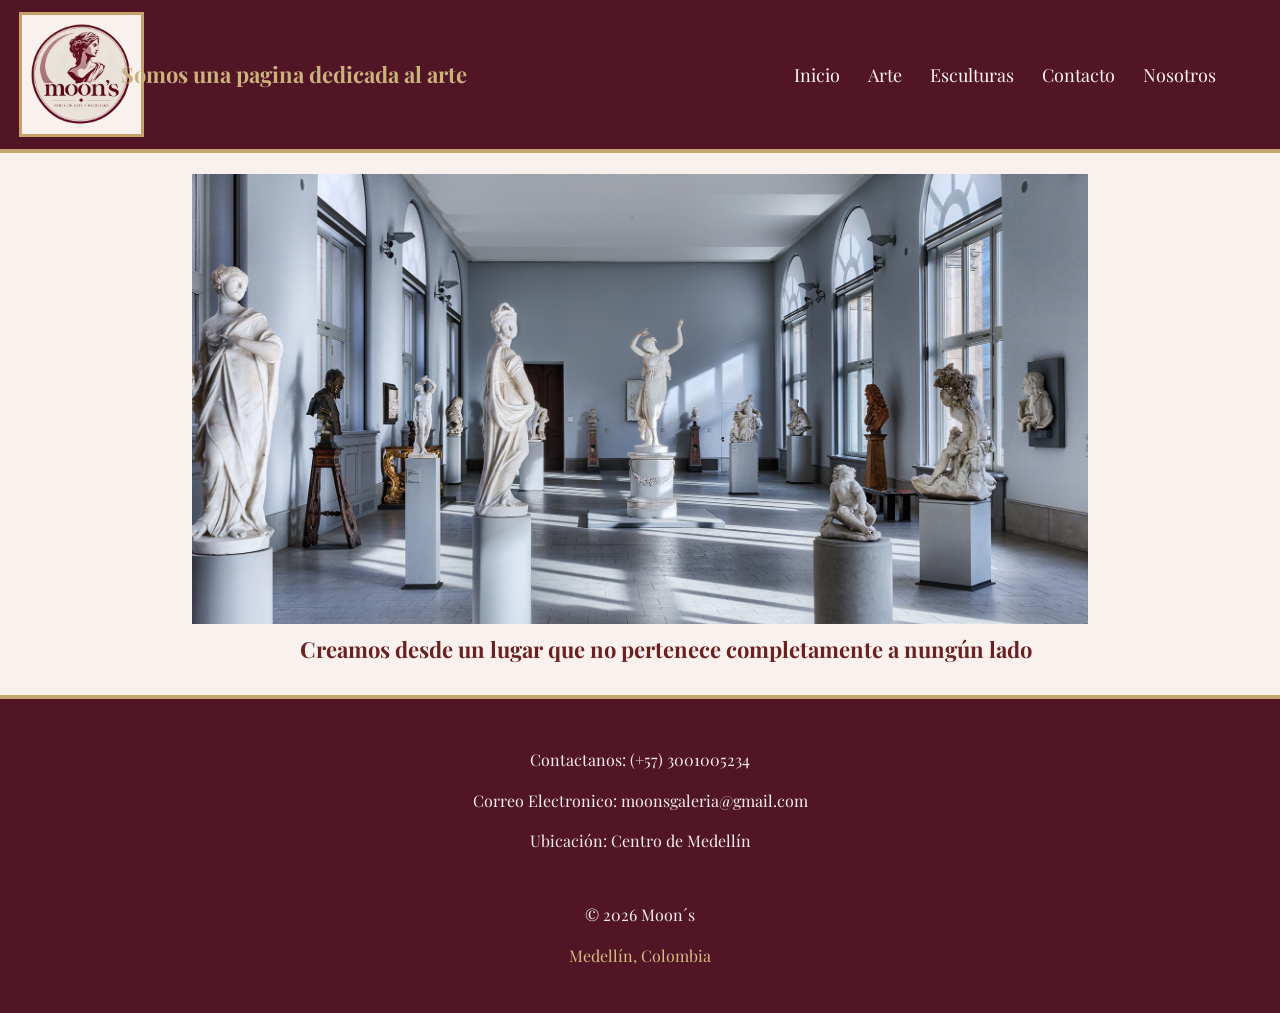
<file: Index.html>
<!DOCTYPE html>
<html lang="en">
<head>
    <link rel="stylesheet" href=".css/index.css">
    <meta charset="UTF-8">
    <meta name="viewport" content="width=device-width, initial-scale=1.0">
    <title>Document</title>
    <link rel="preconnect" href="https://fonts.googleapis.com">
    <link rel="preconnect" href="https://fonts.gstatic.com" crossorigin>
    <link href="https://fonts.googleapis.com/css2?family=Playfair+Display:ital,wght@0,400..900;1,400..900&display=swap" rel="stylesheet">

</head>
<body>
    <header class="encabezado">

  <img class="Logo" src="Imagenes/Logo circular de arte y escultura.png" alt="Logo de Moon's" width="150">  
  
  <h3 class="titulo-dos">Somos una pagina dedicada al arte</h3>


   <nav class="contenidos">

     <a href="Index.html">Inicio</a>
     <a href="arte.html">Arte</a>
     <a href="escultura.html">Esculturas</a>
     <a href="contactos.html">Contacto</a>
     <a href="nosotros.html"> Nosotros</a>

   </nav>
  
    </header>

    <main>
<br>
<div class="carrusel">
    <img src="Imagenes/foto1.jpg" alt="Escultura 1">
    <img src="Imagenes/foto2.jfif" alt="Escultura 2">
    <img src="Imagenes/Foto3.png" alt="Escultura 3">
    <img src="Imagenes/foto4.jpg" alt="Escultura 4">
</div>



    <section>
         <h2 class="frase">Creamos desde un lugar que no pertenece completamente a nungún lado</h2>
    </section>

</main>

<footer class="pie-pagina">

        <p> Contactanos: (+57) 3001005234</p>
        <p> Correo Electronico: moonsgaleria@gmail.com</p>
        <p> Ubicación: Centro de Medellín</p>
<br>
        <p> © 2026 Moon´s</p>
        <p>Medellín, Colombia</p>
        </footer>

</body>
</html>
</file>
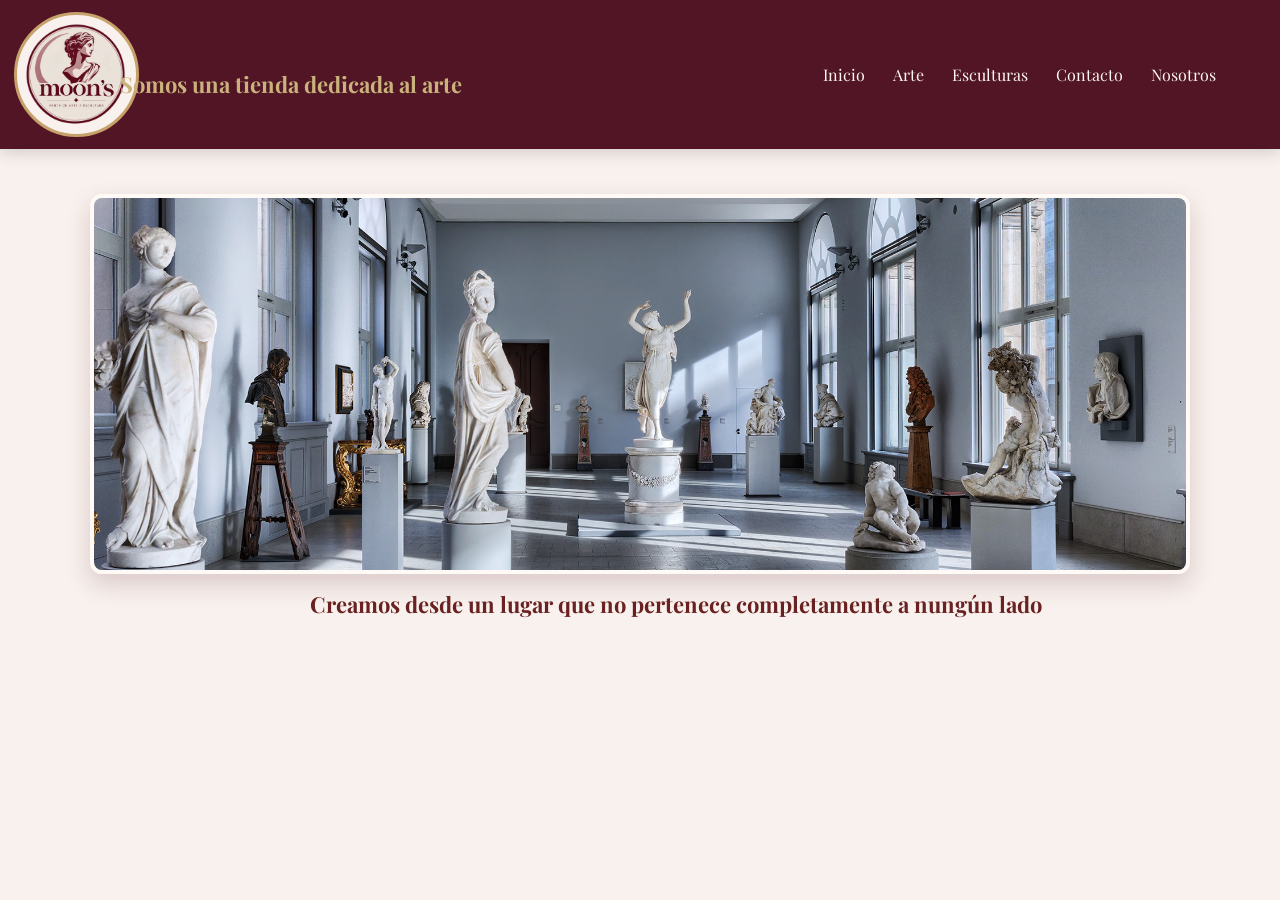
<file: Doble LL Moon´s/Index.html>
<!DOCTYPE html>
<html lang="en">
<head>
    <link rel="stylesheet" href=".css/index.css">
    <meta charset="UTF-8">
    <meta name="viewport" content="width=device-width, initial-scale=1.0">
    <title>Document</title>
    <link rel="preconnect" href="https://fonts.googleapis.com">
<link rel="preconnect" href="https://fonts.gstatic.com" crossorigin>
<link href="https://fonts.googleapis.com/css2?family=Playfair+Display:ital,wght@0,400..900;1,400..900&display=swap" rel="stylesheet">

</head>
<body>
    <header class="encabezado">

  <img class="Logo" src="Imagenes/Logo circular de arte y escultura.png" alt="Logo de Moon's" width="150">  
  
  <h3 class="titulo-dos">Somos una tienda dedicada al arte</h3>


   <nav class="contenidos">

     <a href="Index.html">Inicio</a>
     <a href="arte.html">Arte</a>
     <a href="escultura.html">Esculturas</a>
     <a href="contactos.html">Contacto</a>
     <a href="nosotros.html"> Nosotros</a>

   </nav>
  
    </header>

    <main>
       <div class="contenedor-imagen">
                <img
                    src="Imagenes/esculturas.jpg"
                    alt="Exposición de esculturas"
                    class="imagen-esculturas"
                >
            </div>

    <section>
         <h2 class="frase">Creamos desde un lugar que no pertenece completamente a nungún lado</h2>
    </section>

</main>
</body>
</html>
</file>
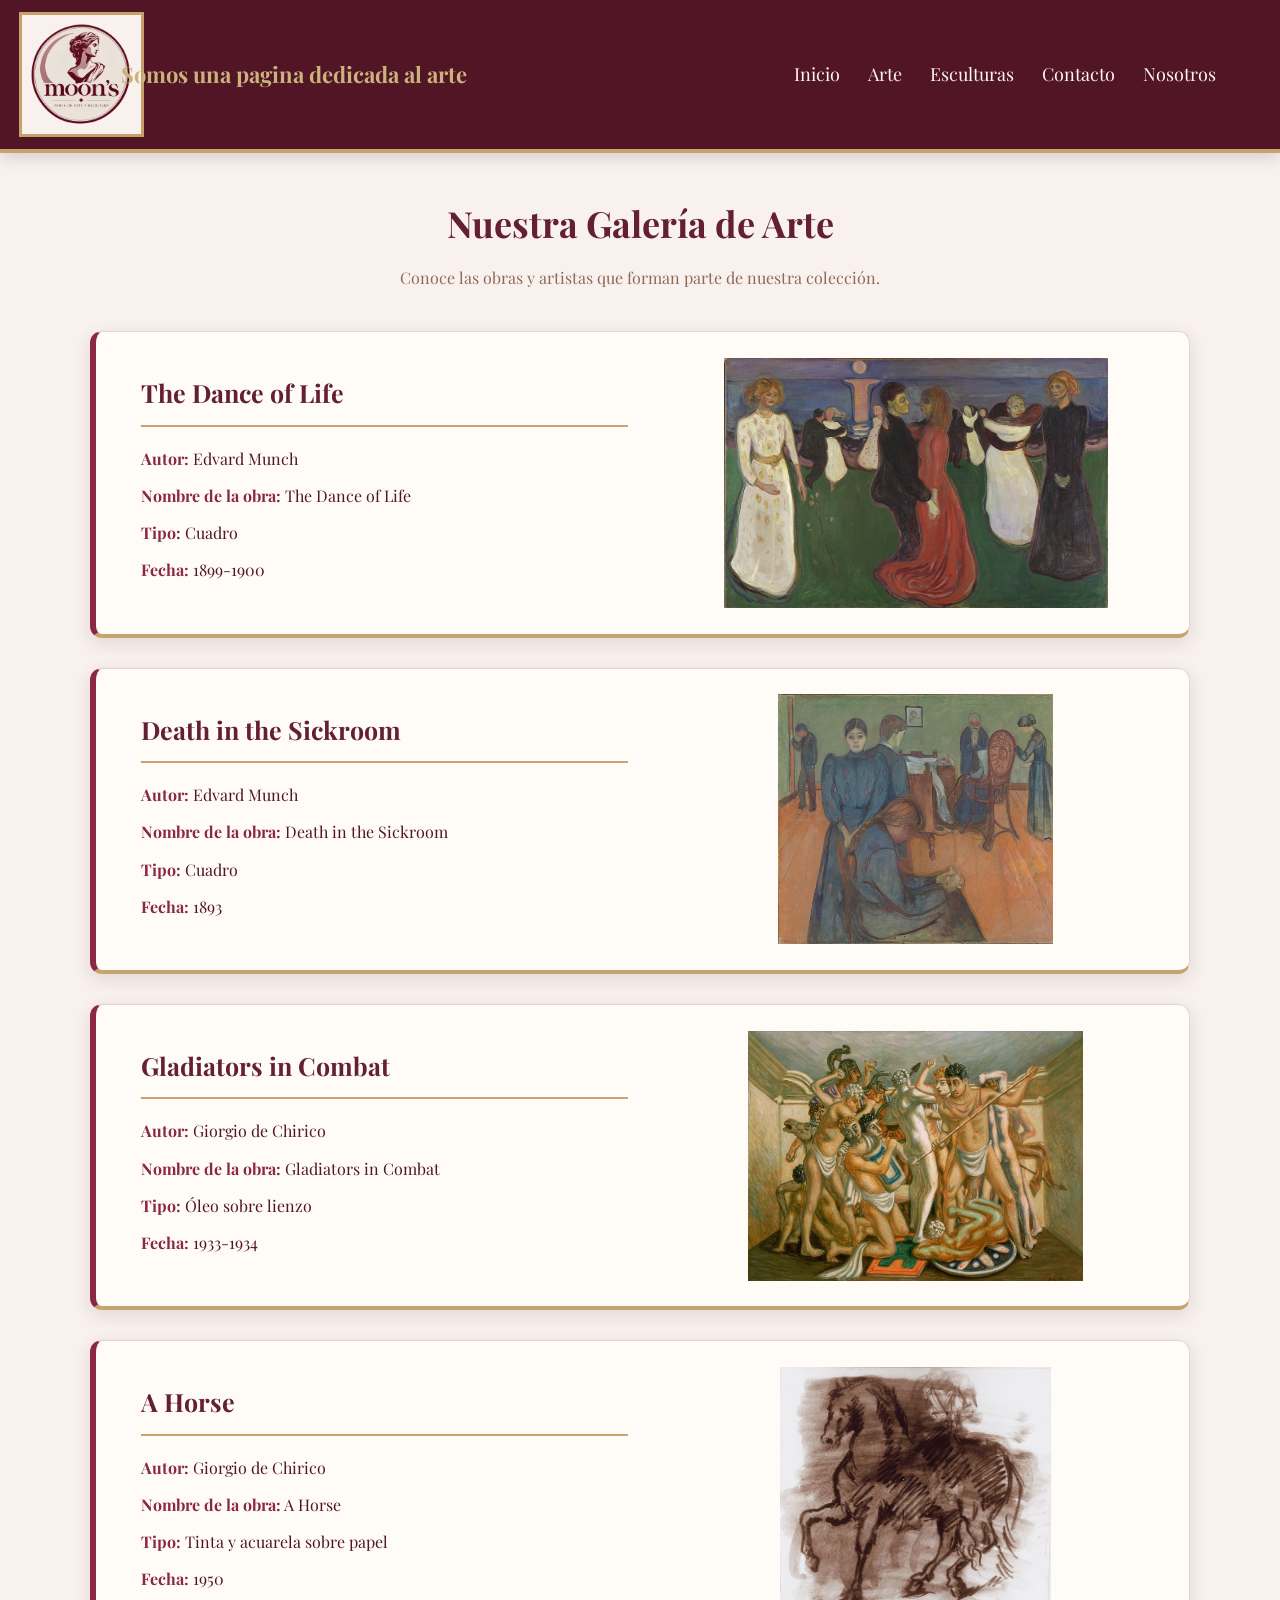
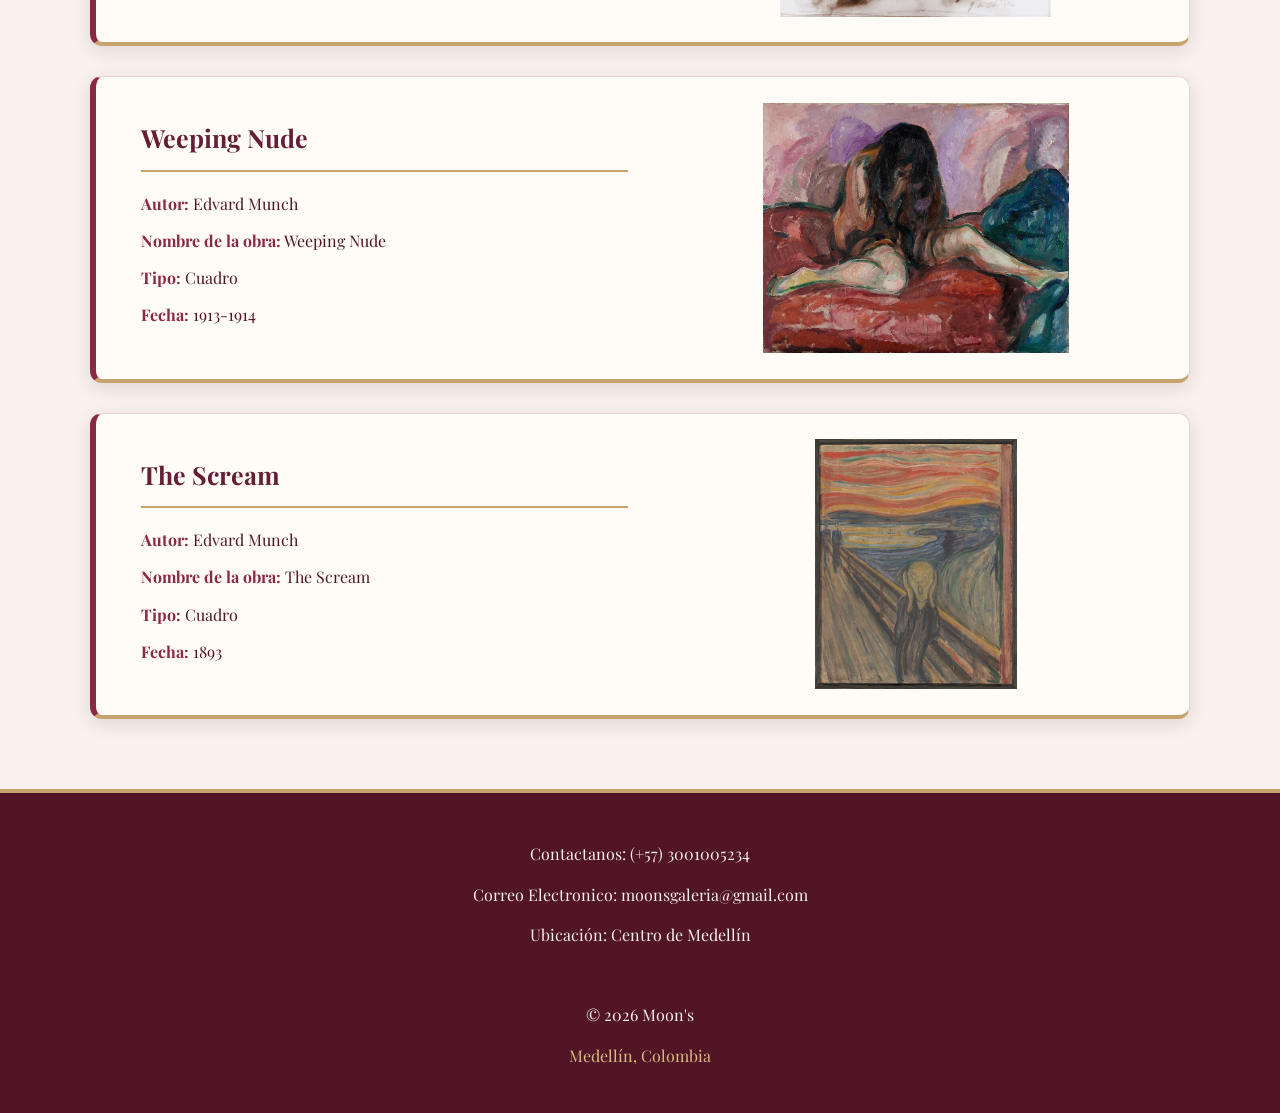
<file: arte.html>
<!DOCTYPE html>
<html lang="es">

<head>

    <meta charset="UTF-8">
    <meta name="viewport" content="width=device-width, initial-scale=1.0">

    <title>Galería de Arte - Moon's</title>

    <link rel="stylesheet" href=".css/arte.css">

    <link rel="preconnect" href="https://fonts.googleapis.com">
    <link rel="preconnect" href="https://fonts.gstatic.com" crossorigin>

    <link href="https://fonts.googleapis.com/css2?family=Playfair+Display:ital,wght@0,400..900;1,400..900&display=swap" rel="stylesheet">

</head>

<body>

    <!-- ENCABEZADO -->

    <header class="encabezado">

        <img class="Logo" src="Imagenes/Logo circular de arte y escultura.png"
        alt="Logo de Moon's" width="150">

        <h3 class="titulo-dos">Somos una pagina dedicada al arte</h3>

        <nav class="contenidos">

            <a href="Index.html">Inicio</a>
            <a href="arte.html">Arte</a>
            <a href="escultura.html">Esculturas</a>
            <a href="contactos.html">Contacto</a>
            <a href="nosotros.html">Nosotros</a>

        </nav>

    </header>


    <!-- GALERÍA DE ARTE -->

    <main>

        <h1 class="titulo-galeria">Nuestra Galería de Arte</h1>

        <p class="descripcion-galeria">
            Conoce las obras y artistas que forman parte de nuestra colección.
        </p>

        <section class="arte_seccion1">


            <!-- OBRA 1 -->

            <article class="tarjeta-obra">

                <div class="lienzo1">

                    <h2>The Dance of Life</h2>

                    <p><strong>Autor:</strong> Edvard Munch</p>
                    <p><strong>Nombre de la obra:</strong> The Dance of Life</p>
                    <p><strong>Tipo:</strong> Cuadro</p>
                    <p><strong>Fecha:</strong> 1899-1900</p>

                </div>

                <img src="Imagenes/Obra1.jpg" alt="The Dance of Life">

            </article>


            <!-- OBRA 2 -->

            <article class="tarjeta-obra">

                <div class="lienzo2">

                    <h2>Death in the Sickroom</h2>

                    <p><strong>Autor:</strong> Edvard Munch</p>
                    <p><strong>Nombre de la obra:</strong> Death in the Sickroom</p>
                    <p><strong>Tipo:</strong> Cuadro</p>
                    <p><strong>Fecha:</strong> 1893</p>

                </div>

                <img src="Imagenes/Obra2.jpg" alt="Death in the Sickroom">

            </article>


            <!-- OBRA 3 -->

            <article class="tarjeta-obra">

                <div class="lienzo3">

                    <h2>Gladiators in Combat</h2>

                    <p><strong>Autor:</strong> Giorgio de Chirico</p>
                    <p><strong>Nombre de la obra:</strong> Gladiators in Combat</p>
                    <p><strong>Tipo:</strong> Óleo sobre lienzo</p>
                    <p><strong>Fecha:</strong> 1933-1934</p>

                </div>

                <img src="Imagenes/Obra3.png" alt="Gladiators in Combat">

            </article>


            <!-- OBRA 4 -->

            <article class="tarjeta-obra">

                <div class="lienzo4">

                    <h2>A Horse</h2>

                    <p><strong>Autor:</strong> Giorgio de Chirico</p>
                    <p><strong>Nombre de la obra:</strong> A Horse</p>
                    <p><strong>Tipo:</strong> Tinta y acuarela sobre papel</p>
                    <p><strong>Fecha:</strong> 1950</p>

                </div>

                <img src="Imagenes/Obra4.jpg" alt="A Horse">

            </article>


            <!-- OBRA 5 -->

            <article class="tarjeta-obra">

                <div class="lienzo5">

                    <h2>Weeping Nude</h2>

                    <p><strong>Autor:</strong> Edvard Munch</p>
                    <p><strong>Nombre de la obra:</strong> Weeping Nude</p>
                    <p><strong>Tipo:</strong> Cuadro</p>
                    <p><strong>Fecha:</strong> 1913-1914</p>

                </div>

                <img src="Imagenes/Obra5.jpg" alt="Weeping Nude">

            </article>


            <!-- OBRA 6 -->

            <article class="tarjeta-obra">

                <div class="lienzo6">

                    <h2>The Scream</h2>

                    <p><strong>Autor:</strong> Edvard Munch</p>
                    <p><strong>Nombre de la obra:</strong> The Scream</p>
                    <p><strong>Tipo:</strong> Cuadro</p>
                    <p><strong>Fecha:</strong> 1893</p>

                </div>

                <img src="Imagenes/Obra6.jpg" alt="The Scream">

            </article>


        </section>

    </main>


    <!-- PIE DE PÁGINA -->

    <footer class="pie-pagina">

        <p>Contactanos: (+57) 3001005234</p>
        <p>Correo Electronico: moonsgaleria@gmail.com</p>
        <p>Ubicación: Centro de Medellín</p>

        <br>

        <p>© 2026 Moon's</p>
        <p>Medellín, Colombia</p>

    </footer>

</body>
</html>
</file>
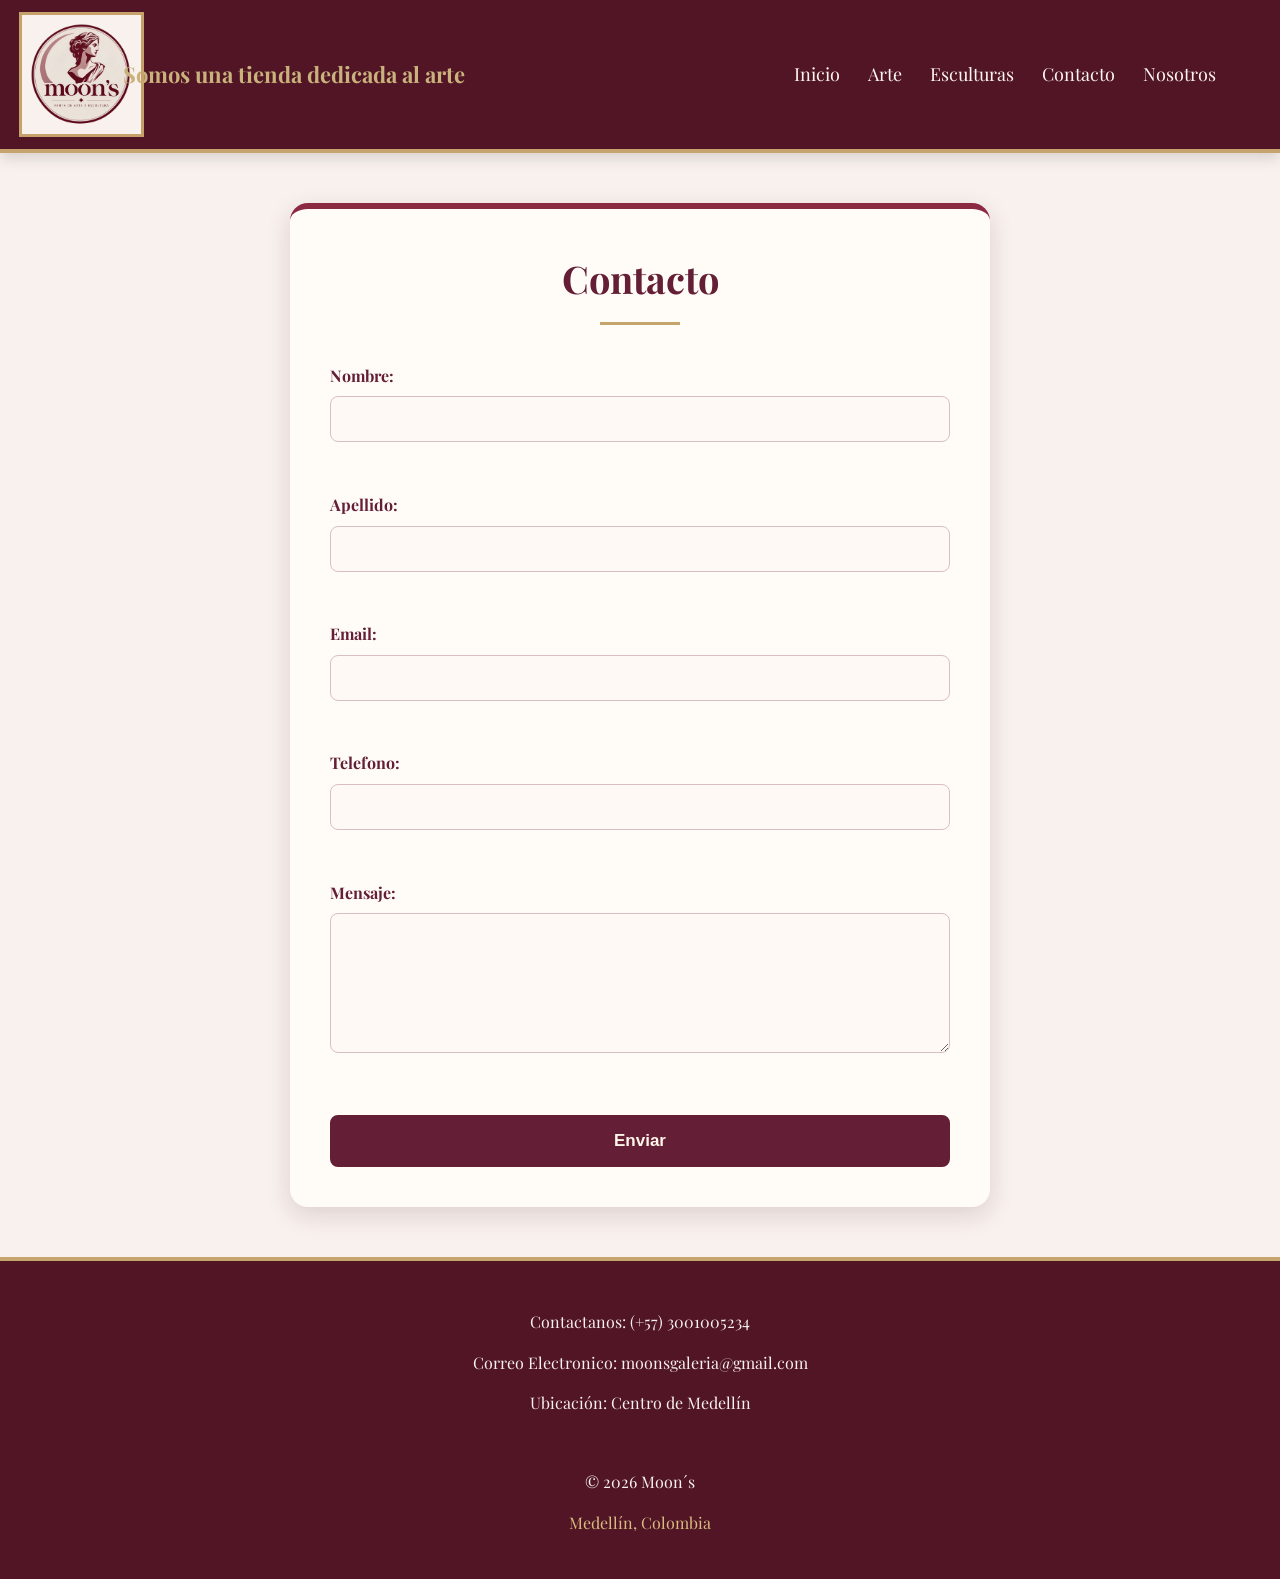
<file: contactos.html>
<!DOCTYPE html>
<html lang="en">


<head>

 <link rel="stylesheet" href=".css/contactos.css">
    <meta charset="UTF-8">
    <meta name="viewport" content="width=device-width, initial-scale=1.0">
    <title>Document</title>
    <link rel="preconnect" href="https://fonts.googleapis.com">
    <link rel="preconnect" href="https://fonts.gstatic.com" crossorigin>
    <link href="https://fonts.googleapis.com/css2?family=Playfair+Display:ital,wght@0,400..900;1,400..900&display=swap" rel="stylesheet">

</head>

<body>

    <header>

        <img class="Logo" src="Imagenes/Logo circular de arte y escultura.png" alt="Logo de Moon's" width="150">  
         
        <h3 class="titulo-dos">Somos una tienda dedicada al arte</h3>

    <nav class="contenidos">

     <a href="Index.html">Inicio</a>
     <a href="arte.html">Arte</a>
     <a href="escultura.html">Esculturas</a>
     <a href="contactos.html">Contacto</a>
     <a href="nosotros.html"> Nosotros</a>

   </nav>
    </header>

    <main>

        <h1>Contacto</h1>

        <form>

            <label for="nombre">Nombre:</label>
            <input type="text" id="nombre" name="nombre"><br>
            <label for="apellido">Apellido:</label>
            <input type="text" id="apellido" name="apellido"><br>
            <label for="email">Email:</label>
            <input type="email" id="email" name="email"><br>
            <label for="telefono">Telefono:</label>
            <input type="tel" id="telefono" name="telefono"><br>
            <label for="mensaje">Mensaje:</label>
            <textarea id="mensaje" name="mensaje"></textarea><br>
            <button type="submit">Enviar</button>

    </main>

    <footer class="pie-pagina">

        <p> Contactanos: (+57) 3001005234</p>
        <p> Correo Electronico: moonsgaleria@gmail.com</p>
        <p> Ubicación: Centro de Medellín</p>
<br>
        <p> © 2026 Moon´s</p>
        <p>Medellín, Colombia</p>
        </footer>


</body>
</html>
</file>
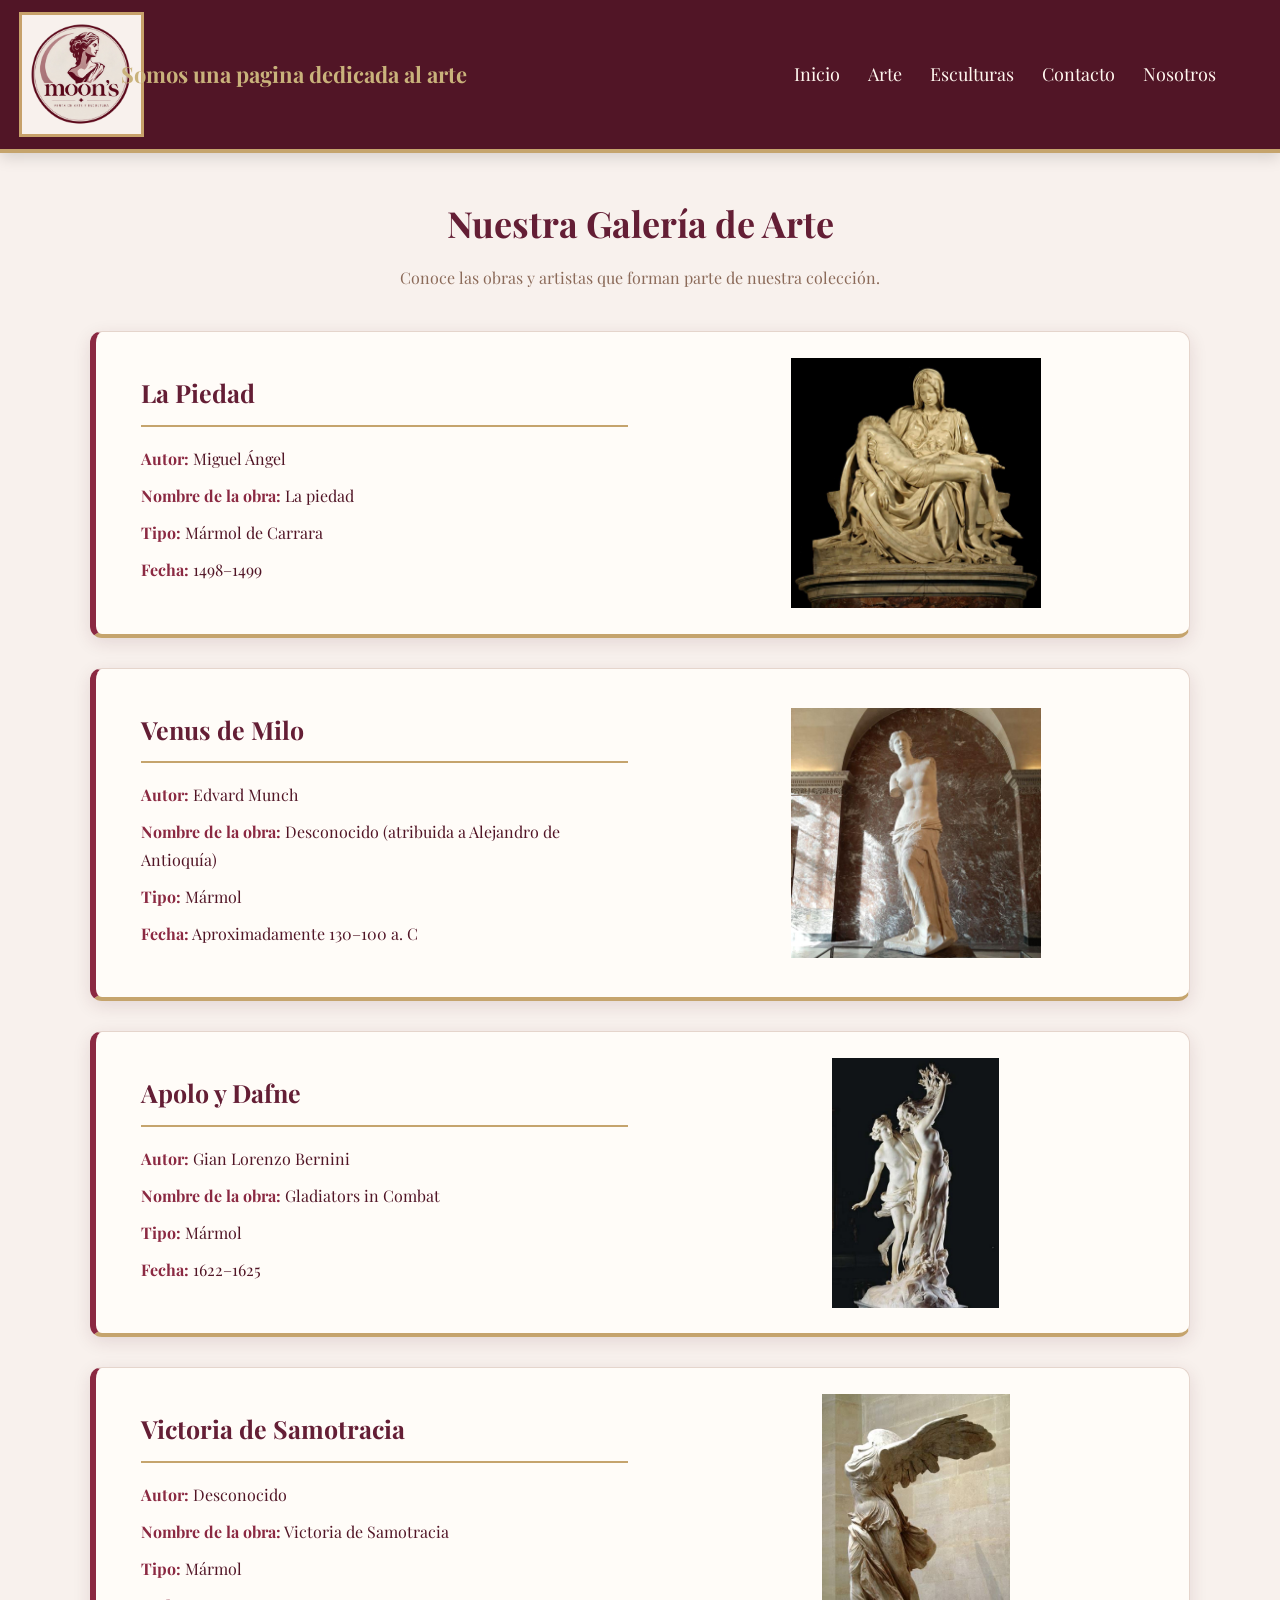
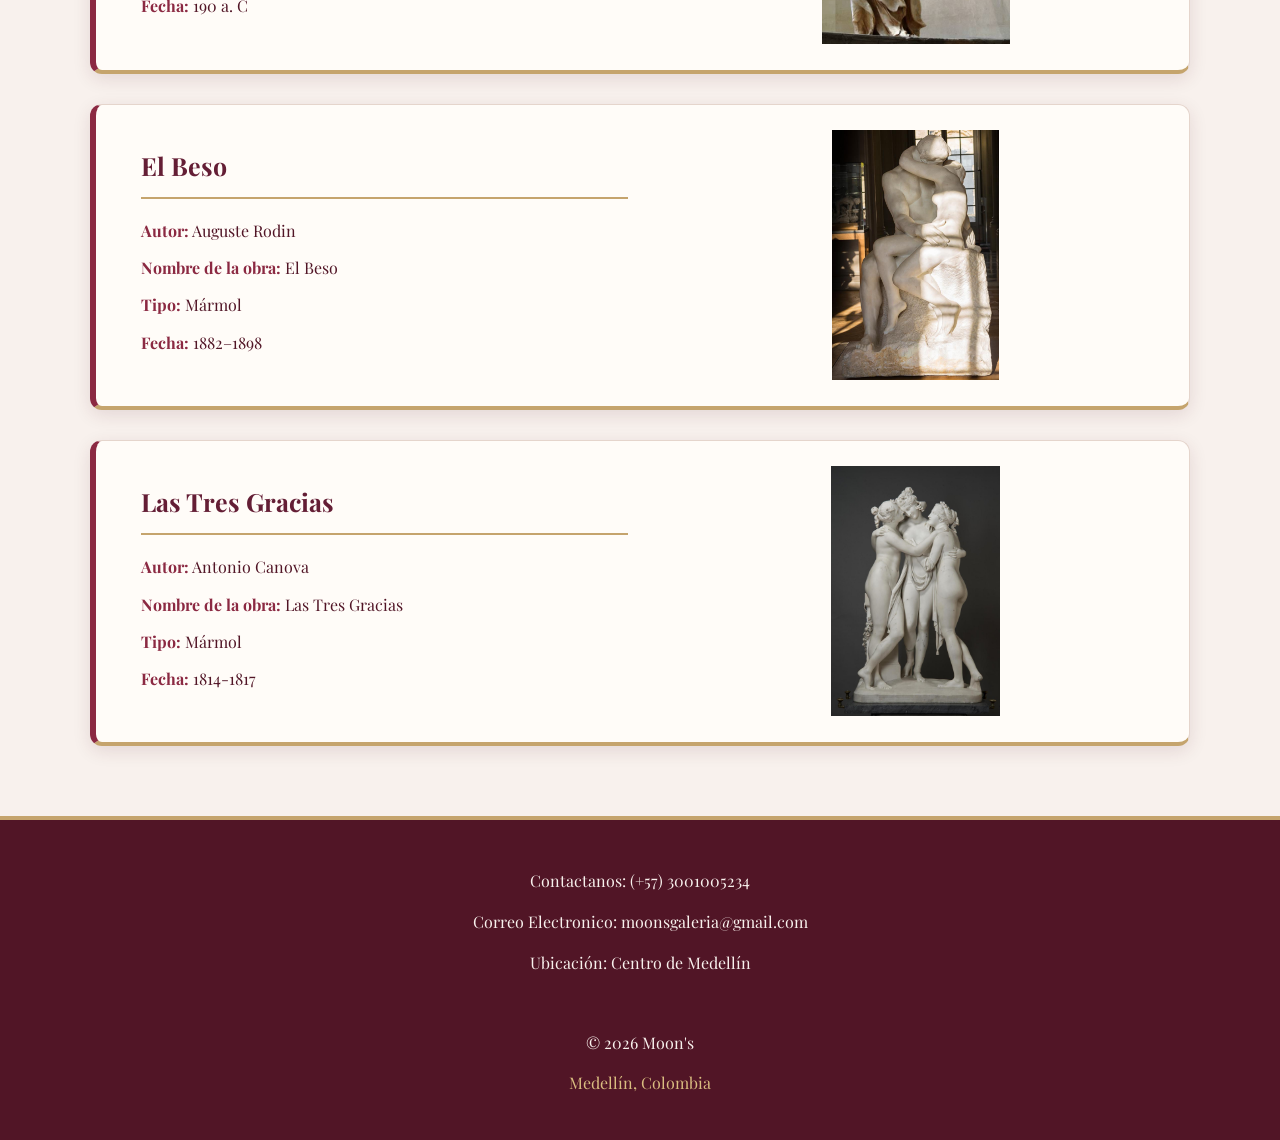
<file: escultura.html>
<!DOCTYPE html>
<html lang="es">

<head>

    <meta charset="UTF-8">
    <meta name="viewport" content="width=device-width, initial-scale=1.0">

    <title>Galería de Arte - Moon's</title>

    <link rel="stylesheet" href=".css/arte.css">

    <link rel="preconnect" href="https://fonts.googleapis.com">
    <link rel="preconnect" href="https://fonts.gstatic.com" crossorigin>

    <link href="https://fonts.googleapis.com/css2?family=Playfair+Display:ital,wght@0,400..900;1,400..900&display=swap" rel="stylesheet">

</head>

<body>

    <!-- ENCABEZADO -->

    <header class="encabezado">

        <img class="Logo" src="Imagenes/Logo circular de arte y escultura.png"
        alt="Logo de Moon's" width="150">

        <h3 class="titulo-dos">Somos una pagina dedicada al arte</h3>

        <nav class="contenidos">

            <a href="Index.html">Inicio</a>
            <a href="arte.html">Arte</a>
            <a href="escultura.html">Esculturas</a>
            <a href="contactos.html">Contacto</a>
            <a href="nosotros.html">Nosotros</a>

        </nav>

    </header>


    <!-- GALERÍA DE ARTE -->

    <main>

        <h1 class="titulo-galeria">Nuestra Galería de Arte</h1>

        <p class="descripcion-galeria">
            Conoce las obras y artistas que forman parte de nuestra colección.
        </p>

        <section class="arte_seccion1">


            <!-- ESCULTURA 1 -->

            <article class="tarjeta-obra">

                <div class="lienzo1">

                    <h2>La Piedad</h2>

                    <p><strong>Autor:</strong> Miguel Ángel</p>
                    <p><strong>Nombre de la obra:</strong> La piedad</p>
                    <p><strong>Tipo:</strong> Mármol de Carrara</p>
                    <p><strong>Fecha:</strong> 1498–1499</p>

                </div>

                <img src="Imagenes/Escultura1.jpg" alt="La piedad">

            </article>


            <!-- ESCULTURA 2 -->

            <article class="tarjeta-obra">

                <div class="lienzo2">

                    <h2>Venus de Milo</h2>

                    <p><strong>Autor:</strong> Edvard Munch</p>
                    <p><strong>Nombre de la obra:</strong> Desconocido (atribuida a Alejandro de Antioquía)</p>
                    <p><strong>Tipo:</strong> Mármol</p>
                    <p><strong>Fecha:</strong> Aproximadamente 130–100 a. C</p>

                </div>

                <img src="Imagenes/Escultura2.jpg" alt="Venus de Milo">

            </article>


            <!-- ESCULTURA 3 -->

            <article class="tarjeta-obra">

                <div class="lienzo3">

                    <h2>Apolo y Dafne</h2>

                    <p><strong>Autor:</strong> Gian Lorenzo Bernini</p>
                    <p><strong>Nombre de la obra:</strong> Gladiators in Combat</p>
                    <p><strong>Tipo:</strong> Mármol</p>
                    <p><strong>Fecha:</strong> 1622–1625</p>

                </div>

                <img src="Imagenes/Escultura3.jpg" alt="Apolo y Dafne">

            </article>


            <!-- ESCULTURA 4 -->

            <article class="tarjeta-obra">

                <div class="lienzo4">

                    <h2>Victoria de Samotracia</h2>

                    <p><strong>Autor:</strong> Desconocido</p>
                    <p><strong>Nombre de la obra:</strong> Victoria de Samotracia</p>
                    <p><strong>Tipo:</strong> Mármol</p>
                    <p><strong>Fecha:</strong> 190 a. C</p>

                </div>

                <img src="Imagenes/Escultura4.jpg" alt="Victoria de Samotracia">

            </article>


            <!-- ESCULTURA 5 -->

            <article class="tarjeta-obra">

                <div class="lienzo5">

                    <h2>El Beso</h2>

                    <p><strong>Autor:</strong> Auguste Rodin</p>
                    <p><strong>Nombre de la obra:</strong> El Beso</p>
                    <p><strong>Tipo:</strong> Mármol</p>
                    <p><strong>Fecha:</strong> 1882–1898</p>

                </div>

                <img src="Imagenes/Escultura5.jpg" alt="El Beso">

            </article>


            <!-- OBRA 6 -->

            <article class="tarjeta-obra">

                <div class="lienzo6">

                    <h2>Las Tres Gracias</h2>

                    <p><strong>Autor:</strong> Antonio Canova</p>
                    <p><strong>Nombre de la obra:</strong> Las Tres Gracias</p>
                    <p><strong>Tipo:</strong> Mármol</p>
                    <p><strong>Fecha:</strong> 1814-1817</p>

                </div>

                <img src="Imagenes/Escultura6.jpg" alt="Las Tres Gracias">

            </article>


        </section>

    </main>


    <!-- PIE DE PÁGINA -->

    <footer class="pie-pagina">

        <p>Contactanos: (+57) 3001005234</p>
        <p>Correo Electronico: moonsgaleria@gmail.com</p>
        <p>Ubicación: Centro de Medellín</p>

        <br>

        <p>© 2026 Moon's</p>
        <p>Medellín, Colombia</p>

    </footer>

</body>
</html>
</file>
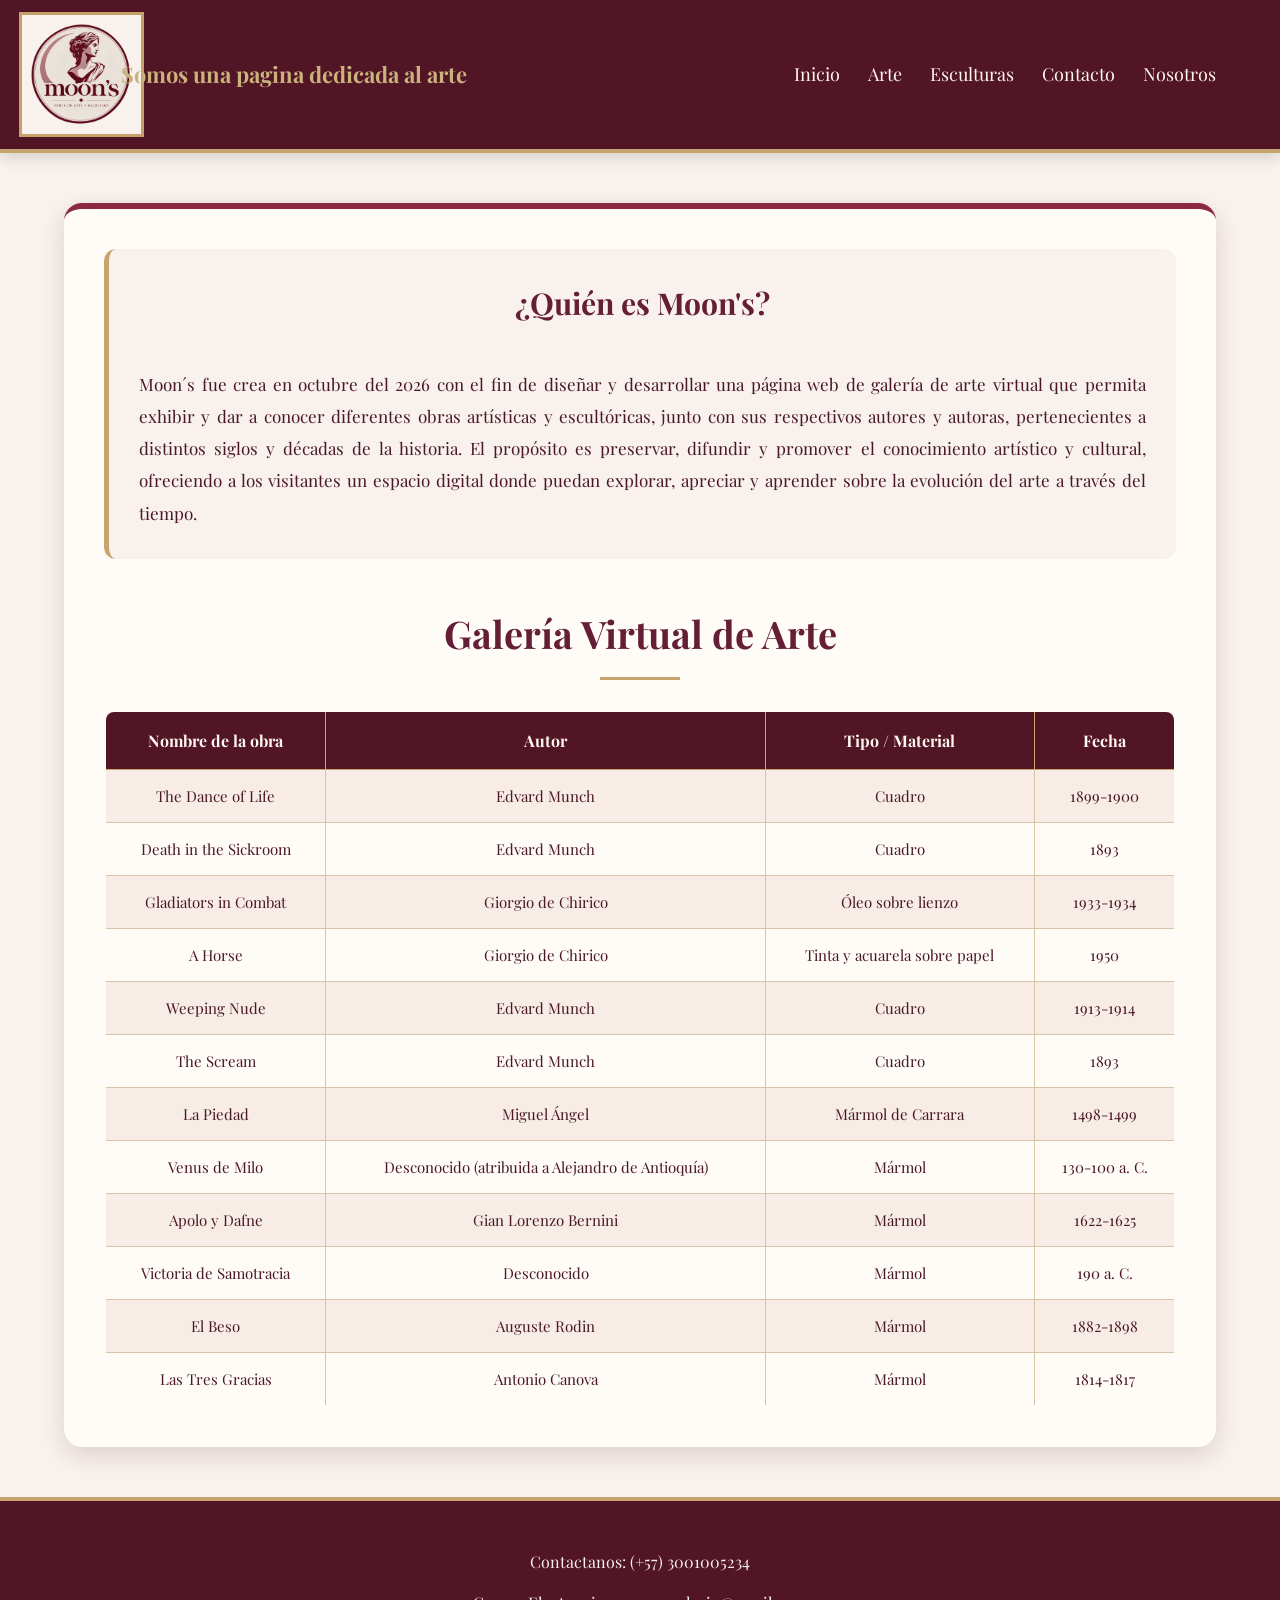
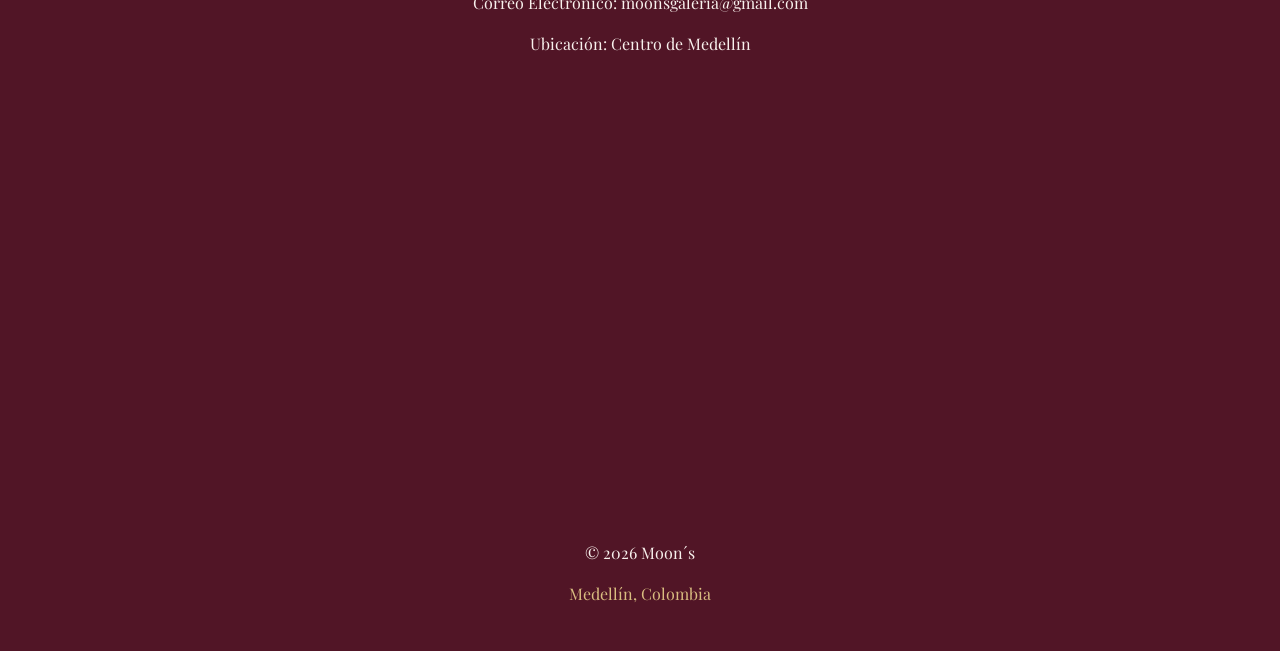
<file: nosotros.html>
<!DOCTYPE html>
<html lang="en">

<head>

     <link rel="stylesheet" href=".css/nosotros.css">
    <meta charset="UTF-8">
    <meta name="viewport" content="width=device-width, initial-scale=1.0">
    <title>Document</title>
    <link rel="preconnect" href="https://fonts.googleapis.com">
    <link rel="preconnect" href="https://fonts.gstatic.com" crossorigin>
    <link href="https://fonts.googleapis.com/css2?family=Playfair+Display:ital,wght@0,400..900;1,400..900&display=swap" rel="stylesheet">

</head>

<body>

    <header class="encabezado">
        <img class="Logo" src="Imagenes/Logo circular de arte y escultura.png" alt="Logo de Moon's" width="150">  
        
        <h3 class="titulo-dos">Somos una pagina dedicada al arte</h3>

    <nav class="contenidos">

     <a href="Index.html">Inicio</a>
     <a href="arte.html">Arte</a>
     <a href="escultura.html">Esculturas</a>
     <a href="contactos.html">Contacto</a>
     <a href="nosotros.html"> Nosotros</a>

   </nav>
    </header>

    <main>
        <section class="Objetivo">
            <h2>¿Quién es Moon's?</h2>
            <br>
            <p>
            Moon´s fue crea en octubre del 2026 con el fin de diseñar y desarrollar
             una página web de galería de arte virtual que permita exhibir y dar a conocer
              diferentes obras artísticas y escultóricas, junto con sus respectivos autores 
              y autoras, pertenecientes a distintos siglos y décadas de la historia.
               El propósito es preservar, difundir y promover el conocimiento artístico
                y cultural, ofreciendo a los visitantes un espacio digital donde puedan
                 explorar, apreciar y aprender sobre la evolución del arte a través del tiempo.</p> 
            </section>
            <div class="Tablas">
                 <h1>Galería Virtual de Arte</h1>

    <table border="1">
        <tr>
            <th>Nombre de la obra</th>
            <th>Autor</th>
            <th>Tipo / Material</th>
            <th>Fecha</th>
        </tr>

        <tr>
            <td>The Dance of Life</td>
            <td>Edvard Munch</td>
            <td>Cuadro</td>
            <td>1899-1900</td>
        </tr>

        <tr>
            <td>Death in the Sickroom</td>
            <td>Edvard Munch</td>
            <td>Cuadro</td>
            <td>1893</td>
        </tr>

        <tr>
            <td>Gladiators in Combat</td>
            <td>Giorgio de Chirico</td>
            <td>Óleo sobre lienzo</td>
            <td>1933-1934</td>
        </tr>

        <tr>
            <td>A Horse</td>
            <td>Giorgio de Chirico</td>
            <td>Tinta y acuarela sobre papel</td>
            <td>1950</td>
        </tr>

        <tr>
            <td>Weeping Nude</td>
            <td>Edvard Munch</td>
            <td>Cuadro</td>
            <td>1913-1914</td>
        </tr>

        <tr>
            <td>The Scream</td>
            <td>Edvard Munch</td>
            <td>Cuadro</td>
            <td>1893</td>
        </tr>

        <tr>
            <td>La Piedad</td>
            <td>Miguel Ángel</td>
            <td>Mármol de Carrara</td>
            <td>1498-1499</td>
        </tr>

        <tr>
            <td>Venus de Milo</td>
            <td>Desconocido (atribuida a Alejandro de Antioquía)</td>
            <td>Mármol</td>
            <td>130-100 a. C.</td>
        </tr>

        <tr>
            <td>Apolo y Dafne</td>
            <td>Gian Lorenzo Bernini</td>
            <td>Mármol</td>
            <td>1622-1625</td>
        </tr>

        <tr>
            <td>Victoria de Samotracia</td>
            <td>Desconocido</td>
            <td>Mármol</td>
            <td>190 a. C.</td>
        </tr>

        <tr>
            <td>El Beso</td>
            <td>Auguste Rodin</td>
            <td>Mármol</td>
            <td>1882-1898</td>
        </tr>

        <tr>
            <td>Las Tres Gracias</td>
            <td>Antonio Canova</td>
            <td>Mármol</td>
            <td>1814-1817</td>
        </tr>

    </table>
            </div>
    </main>

    <footer class="pie-pagina">

        <p> Contactanos: (+57) 3001005234</p>
        <p> Correo Electronico: moonsgaleria@gmail.com</p>
        <p> Ubicación: Centro de Medellín</p>
        <iframe src="https://www.google.com/maps/embed?pb=!1m18!1m12!1m3!1d3966.0876774946646!2d-75.56614532635207!3d6.252177726259638!2m3!1f0!2f0!3f0!3m2!1i1024!2i768!4f13.1!3m3!1m2!1s0x8e4428f9c277b4c5%3A0x6ba5f20671c9d8d3!2sCentro%20de%20Medell%C3%ADn%2C%20Cl.%2055%2C%20La%20Candelaria%2C%20Medell%C3%ADn%2C%20La%20Candelaria%2C%20Medell%C3%ADn%2C%20Antioquia!5e0!3m2!1ses-419!2sco!4v1793393656003!5m2!1ses-419!2sco" width="600" height="450" style="border:0;" allowfullscreen="" loading="lazy" referrerpolicy="strict-origin-when-cross-origin"></iframe>
<br>
        <p> © 2026 Moon´s</p>
        <p>Medellín, Colombia</p>
        </footer>

</body>
</html>
</file>
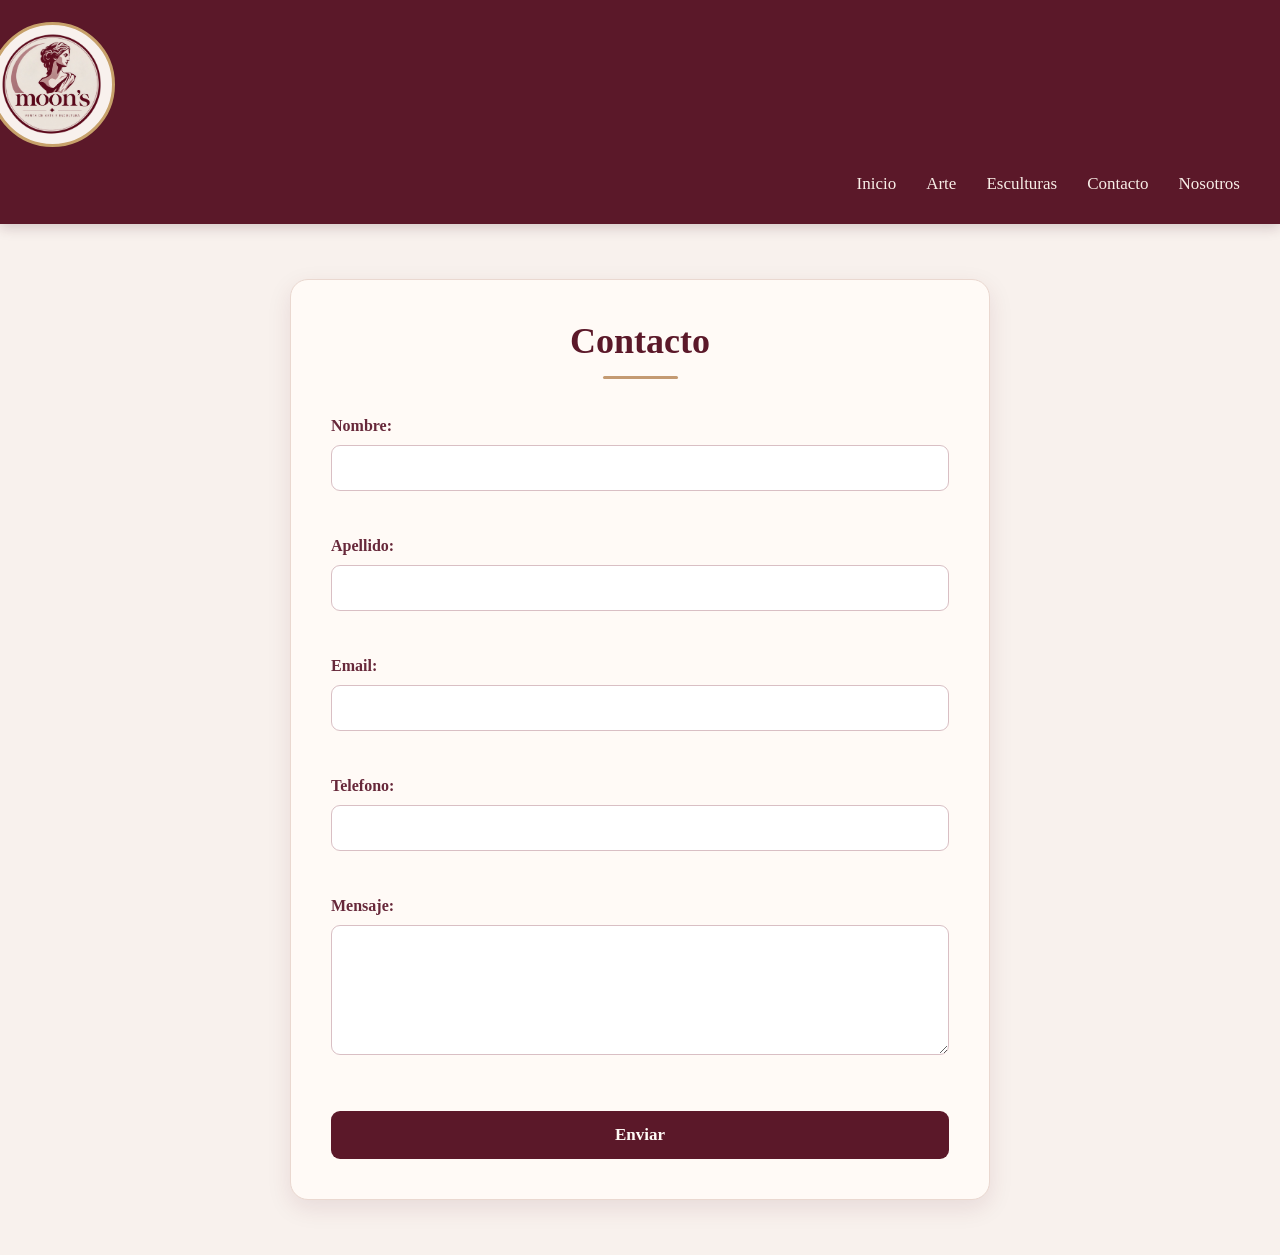
<file: Doble LL Moon´s/contactos.html>
<!DOCTYPE html>
<html lang="en">
<head>
 <link rel="stylesheet" href=".css/contactos.css">
    <meta charset="UTF-8">
    <meta name="viewport" content="width=device-width, initial-scale=1.0">
    <title>Document</title>
</head>
<body>
    <header>
        <img class="Logo" src="Imagenes/Logo circular de arte y escultura.png" alt="Logo de Moon's" width="150">  

    <nav class="contenidos">

     <a href="Index.html">Inicio</a>
     <a href="arte.html">Arte</a>
     <a href="escultura.html">Esculturas</a>
     <a href="contactos.html">Contacto</a>
     <a href="nosotros.html"> Nosotros</a>

   </nav>
    </header>

    <main>
        <h1>Contacto</h1>
        <form>
            <label for="nombre">Nombre:</label>
            <input type="text" id="nombre" name="nombre"><br>
            <label for="apellido">Apellido:</label>
            <input type="text" id="apellido" name="apellido"><br>
            <label for="email">Email:</label>
            <input type="email" id="email" name="email"><br>
            <label for="telefono">Telefono:</label>
            <input type="tel" id="telefono" name="telefono"><br>
            <label for="mensaje">Mensaje:</label>
            <textarea id="mensaje" name="mensaje"></textarea><br>
            <button type="submit">Enviar</button>
    </main>
</body>
</html>
</file>
<file: .css/index.css>
* {
    margin: 0;
    padding: 0;
    box-sizing: border-box;
}

body {
    font-family: "Playfair Display", serif;
    background-color: #f8f1ed;
    color: #511526;
    overflow-x: hidden;
}

/* ===== ENCABEZADO ===== */

.encabezado {
    width: 100%;
    display: flex;
    flex-direction: row;
    justify-content: space-between;
    align-items: center;
    padding: 12px 5%;
    background-color: #511526;
    border-bottom: 4px solid #C5A46D;
}
    
/* Logo */

.Logo {
    width: 125px;
    height: 125px;
    object-fit: contain;
    background-color: #f8f1ed;
    border: 3px solid #c7a16a;
    padding: 3px;
    margin-left: -45px;
}

/* ===== MENÚ DE NAVEGACIÓN ===== */

.contenidos {
    display: flex;
    flex-direction: row;
    justify-content: flex-end;
    align-items: center;
    flex-wrap: wrap;
    gap: 12px 28px;
}

.contenidos a {
    color: #fff7ef;
    text-decoration: none;
    font-size: 18px;
    transition: color 0.3s ease;
}

.contenidos a:hover {
    color: #e5c18d;
}

/* ===== CARRUSEL DE IMÁGENES ===== */

.carrusel {
    display: flex;
    width: 70%;
    max-width: 1000px;
    height: 450px;
    margin: 0 auto;
    gap: 0;
    overflow-x: auto;
    scroll-snap-type: x mandatory;
    scroll-behavior: smooth;
}

.carrusel img {
    flex: 0 0 100%;
    width: 200px;
    height: 100%;
    object-fit: cover;
    scroll-snap-align: start;
}

/* Ocultar la barra de desplazamiento */
.carrusel::-webkit-scrollbar {
    display: none;
}

/* ===== TABLETAS Y CELULARES ===== */

@media (max-width: 768px) {
    .carrusel {
        width: 90%;
        height: 350px;
    }
}

@media (max-width: 420px) {
    .carrusel {
        width: 95%;
        height: 260px;
    }
}


@media (max-width: 420px) {
    .carrusel {
        height: 220px;
    }
}


/* ===== TABLET Y CELULARES ===== */

@media (max-width: 768px) {

    .encabezado {
        flex-direction: column;
        justify-content: center;
        gap: 18px;
        padding: 20px 15px;
    }

    .Logo {
        width: 100px;
        height: 100px;
    }

    .contenidos {
        justify-content: center;
        gap: 10px 18px;
    }

    .contenidos a {
        font-size: 15px;
    }

    .contenedor-imagen {
        width: 92%;
        height: 280px;
        margin-top: 30px;
    }
}

@media (max-width: 420px) {

    .contenidos {
        gap: 8px 14px;
    }

    .contenidos a {
        font-size: 14px;
    }

    .contenedor-imagen {
        height: 220px;
    }

}
.titulo-dos {
    color: #c9b27b;
    font-size: clamp(16px, 3vw, 22px);
    line-height: 1.4;
    font-family: "Playfair Display", serif;
    margin-left: -350px;
    margin-top: -0px;
}

.frase {
    color: #6a2121;
    font-size: clamp(16px, 3vw, 22px);
    line-height: 1.4;
    font-family: "Playfair Display", serif;
    margin-left: 300px;
    margin-top: 10px;  
}

/* ===== PIE DE PÁGINA ===== */

.pie-pagina {
    background-color: #511526;
    color: #f8f1ed;
    border-top: 4px solid #c5a46d;
    padding: 35px 20px 30px;
    margin-top: 30px;
    text-align: center;
    font-family: "Playfair Display", serif;
}

/* Información de contacto */
.pie-pagina p {
    font-size: 16px;
    line-height: 1.8;
    margin: 12px 0;
}

/* Enlace del correo */
.pie-pagina a {
    color: #f8f1ed;
    text-decoration: none;
    transition: color 0.3s ease;
}

.pie-pagina a:hover {
    color: #d9bd80;
    text-decoration: underline;
}
.pie-pagina p:last-child {
    color: #d9bd80;
}



/* ===== ADAPTACIÓN A CELULARES ===== */

@media (max-width: 600px) {
    .pie-pagina {
        padding: 28px 15px 0;
    }

    .pie-pagina h2 {
        font-size: 23px;
    }

    .pie-pagina p {
        font-size: 14px;
        overflow-wrap: anywhere;
    }

    .pie-inferior {
        margin-left: -15px;
        margin-right: -15px;
    }
}
</file>
<file: Doble LL Moon´s/.css/index.css>
* {
    margin: 0;
    padding: 0;
    box-sizing: border-box;
}

body {
    font-family: "Playfair Display", serif;
    background-color: #f8f1ed;
    color: #511526;
    line-height: 1.7;
    overflow-x: hidden;
}

/* ===== ENCABEZADO ===== */

.encabezado {
    width: 100%;
    min-height: 125px;
    display: flex;
    flex-direction: row;
    justify-content: space-between;
    align-items: center;
    gap: 25px;
    padding: 12px 5%;
    background-color: #511526;
    box-shadow: 0 4px 15px rgba(0, 0, 0, 0.15);
}

/* Logo */

.Logo {
    width: 125px;
    height: 125px;
    object-fit: contain;
    flex-shrink: 0;
    border-radius: 50%;
    background-color: #f8f1ed;
    border: 3px solid #c7a16a;
    padding: 3px;
    margin-left: -50px;
}

/* ===== MENÚ DE NAVEGACIÓN ===== */

.contenidos {
    display: flex;
    flex-direction: row;
    justify-content: flex-end;
    align-items: center;
    flex-wrap: wrap;
    gap: 12px 28px;
}

.contenidos a {
    color: #fff7ef;
    text-decoration: none;
    font-size: 16px;
    transition: color 0.3s ease;
}

.contenidos a:hover {
    color: #e5c18d;
}

/* ===== CONTENIDO PRINCIPAL ===== */

main {
    width: 100%;
}

/* ===== CONTENEDOR DE LA IMAGEN ===== */

.contenedor-imagen {
    width: 86%;
    max-width: 1100px;
    height: 380px;
    margin: 45px auto 25px;
    overflow: hidden;
    border-radius: 12px;
    border: 4px solid #fffaf6;
    box-shadow: 0 10px 25px rgba(81, 21, 38, 0.18);
}

.imagen-esculturas {
    display: block;
    width: 100%;
    height: 100%;
    object-fit: cover;
    object-position: center;
}

/* ===== TABLET Y CELULARES ===== */

@media (max-width: 768px) {

    .encabezado {
        flex-direction: column;
        justify-content: center;
        gap: 18px;
        padding: 20px 15px;
    }

    .Logo {
        width: 100px;
        height: 100px;
    }

    .contenidos {
        justify-content: center;
        gap: 10px 18px;
    }

    .contenidos a {
        font-size: 15px;
    }

    .contenedor-imagen {
        width: 92%;
        height: 280px;
        margin-top: 30px;
    }
}

@media (max-width: 420px) {

    .contenidos {
        gap: 8px 14px;
    }

    .contenidos a {
        font-size: 14px;
    }

    .contenedor-imagen {
        height: 220px;
    }

}
.titulo-dos {
    color: #c9b27b;
    font-size: clamp(16px, 3vw, 22px);
    line-height: 1.4;
    font-family: "Playfair Display", serif;
    margin-left: -380px;
    margin-top: 20px;
}

.frase {
    color: #6a2121;
    font-size: clamp(16px, 3vw, 22px);
    line-height: 1.4;
    font-family: "Playfair Display", serif;
    margin-left: 310px;
    margin-top: -10px;  
}
</file>
<file: .css/arte.css>
* {
    margin: 0;
    padding: 0;
    box-sizing: border-box;
}

body {
    font-family: "Playfair Display", serif;
    background-color: #f8f1ed;
    color: #511526;
    line-height: 1.7;
    overflow-x: hidden;
}

/* ===== ENCABEZADO ===== */

.encabezado {
    width: 100%;
    min-height: 125px;
    display: flex;
    flex-direction: row;
    justify-content: space-between;
    align-items: center;
    gap: 25px;
    padding: 12px 5%;
    background-color: #511526;
    box-shadow: 0 4px 15px rgba(0, 0, 0, 0.15);
    border-bottom: 4px solid #C5A46D;
}

/* Logo */

.Logo {
    width: 125px;
    height: 125px;
    object-fit: contain;
    background-color: #f8f1ed;
    border: 3px solid #c7a16a;
    padding: 3px;
    margin-left: -45px;
}


/* ===== MENÚ DE NAVEGACIÓN ===== */

.contenidos {
    display: flex;
    flex-direction: row;
    justify-content: flex-end;
    align-items: center;
    flex-wrap: wrap;
    gap: 12px 28px;
}

.contenidos a {
    color: #fff7ef;
    text-decoration: none;
    font-size: 18px;
    transition: color 0.3s ease;
}

.contenidos a:hover {
    color: #e5c18d;
}

.titulo-dos {
    color: #c9b27b;
    font-size: clamp(16px, 3vw, 22px);
    line-height: 1.4;
    font-family: "Playfair Display", serif;
    margin-left: -350px;
    margin-top: -0px;
}


/* ===== CONFIGURACIÓN GENERAL ===== */

* {
    margin: 0;
    padding: 0;
    box-sizing: border-box;
}

body {
    font-family: "Playfair Display", serif;
    background-color: #f8f1ed;
    color: #511526;
    line-height: 1.7;
    overflow-x: hidden;
}

/* ===== ENCABEZADO ===== */

.encabezado {
    width: 100%;
    min-height: 125px;
    display: flex;
    flex-direction: row;
    justify-content: space-between;
    align-items: center;
    gap: 25px;
    padding: 12px 5%;
    background-color: #511526;
    box-shadow: 0 4px 15px rgba(0, 0, 0, 0.15);
    border-bottom: 4px solid #C5A46D;
}

/* Logo */

.Logo {
    width: 125px;
    height: 125px;
    object-fit: contain;
    background-color: #f8f1ed;
    border: 3px solid #c7a16a;
    padding: 3px;
    margin-left: -45px;
}

/* ===== MENÚ DE NAVEGACIÓN ===== */

.contenidos {
    display: flex;
    flex-direction: row;
    justify-content: flex-end;
    align-items: center;
    flex-wrap: wrap;
    gap: 12px 28px;
}

.contenidos a {
    color: #fff7ef;
    text-decoration: none;
    font-size: 18px;
    transition: color 0.3s ease;
}

.contenidos a:hover {
    color: #e5c18d;
}

.titulo-dos {
    color: #c9b27b;
    font-size: clamp(16px, 3vw, 22px);
    line-height: 1.4;
    font-family: "Playfair Display", serif;
    margin-left: -350px;
    margin-top: -0px;
}


/* ===== TÍTULO DE LA GALERÍA ===== */

main {
    width: 100%;
    max-width: 1150px;
    margin: 0 auto;
    padding: 40px 25px;
}

.titulo-galeria {
    text-align: center;
    color: #641E35;
    font-size: 36px;
    margin-bottom: 10px;
}

.descripcion-galeria {
    text-align: center;
    color: #8B6A59;
    font-size: 16px;
    margin-bottom: 40px;
}


/* ===== SECCIÓN DE OBRAS ===== */

.arte_seccion1 {
    width: 100%;
    display: flex;
    flex-direction: column;
    gap: 30px;
}


/* ===== TARJETAS ===== */

.tarjeta-obra {
    width: 100%;
    min-height: 300px;
    display: flex;
    flex-direction: row;
    align-items: center;
    justify-content: space-between;
    gap: 30px;

    background-color: #FFFCF8;
    border: 1px solid #E5D5CC;
    border-left: 6px solid #8B2942;
    border-bottom: 4px solid #C5A46D;
    border-radius: 12px;

    padding: 25px 30px;

    box-shadow: 0 5px 18px rgba(81, 21, 38, 0.12);

    transition: transform 0.3s ease,
                box-shadow 0.3s ease;
}

.tarjeta-obra:hover {
    transform: translateY(-4px);
    box-shadow: 0 10px 22px rgba(81, 21, 38, 0.18);
}


/* ===== TEXTO A LA IZQUIERDA ===== */

.lienzo1,
.lienzo2,
.lienzo3,
.lienzo4,
.lienzo5,
.lienzo6 {
    width: 50%;
    display: flex;
    flex-direction: column;
    justify-content: center;
    padding: 15px;
}

.lienzo1 h2,
.lienzo2 h2,
.lienzo3 h2,
.lienzo4 h2,
.lienzo5 h2,
.lienzo6 h2 {
    color: #641E35;
    font-size: 25px;
    margin-bottom: 18px;
    padding-bottom: 10px;
    border-bottom: 2px solid #C5A46D;
}

.lienzo1 p,
.lienzo2 p,
.lienzo3 p,
.lienzo4 p,
.lienzo5 p,
.lienzo6 p {
    color: #511526;
    font-size: 16px;
    margin-bottom: 10px;
    line-height: 1.7;
}

.lienzo1 strong,
.lienzo2 strong,
.lienzo3 strong,
.lienzo4 strong,
.lienzo5 strong,
.lienzo6 strong {
    color: #8B2942;
}


/* ===== IMAGEN A LA DERECHA ===== */

.tarjeta-obra > img {
    width: 45%;
    height: 250px;
    object-fit: contain;
    object-position: center;
    display: block;
    margin: auto;
    border-radius: 8px;
}


/* ===== PIE DE PÁGINA ===== */

.pie-pagina {
    width: 100%;
    background-color: #511526;
    color: #f8f1ed;
    border-top: 4px solid #c5a46d;
    padding: 35px 20px 30px;
    margin-top: 30px;
    text-align: center;
    font-family: "Playfair Display", serif;
}

.pie-pagina p {
    font-size: 16px;
    line-height: 1.8;
    margin: 12px 0;
}

.pie-pagina p:last-child {
    color: #d9bd80;
}


/* ===== TABLETAS ===== */

@media (max-width: 900px) {

    .encabezado {
        flex-wrap: wrap;
        justify-content: center;
    }

    .arte_seccion1 {
        gap: 25px;
    }

    .tarjeta-obra {
        gap: 15px;
        padding: 20px;
    }

    .tarjeta-obra > img {
        width: 45%;
        height: 220px;
    }

    .lienzo1 h2,
    .lienzo2 h2,
    .lienzo3 h2,
    .lienzo4 h2,
    .lienzo5 h2,
    .lienzo6 h2 {
        font-size: 20px;
    }

}


/* ===== CELULARES ===== */

@media (max-width: 600px) {

    .encabezado {
        flex-direction: column;
        padding: 20px 15px;
        gap: 18px;
    }

    .Logo {
        width: 100px;
        height: 100px;
        margin-left: 0;
    }

    .titulo-dos {
        margin: 0;
        text-align: center;
    }

    .contenidos {
        justify-content: center;
        gap: 8px 14px;
    }

    .contenidos a {
        font-size: 14px;
    }

    main {
        padding: 30px 15px;
    }

    .titulo-galeria {
        font-size: 28px;
    }

    .tarjeta-obra {
        flex-direction: column-reverse;
        padding: 15px;
        gap: 10px;
    }

    .tarjeta-obra > img {
        width: 100%;
        height: 260px;
    }

    .lienzo1,
    .lienzo2,
    .lienzo3,
    .lienzo4,
    .lienzo5,
    .lienzo6 {
        width: 100%;
        padding: 10px;
    }

    .lienzo1 h2,
    .lienzo2 h2,
    .lienzo3 h2,
    .lienzo4 h2,
    .lienzo5 h2,
    .lienzo6 h2 {
        font-size: 21px;
        text-align: center;
    }

    .lienzo1 p,
    .lienzo2 p,
    .lienzo3 p,
    .lienzo4 p,
    .lienzo5 p,
    .lienzo6 p {
        font-size: 14px;
    }

    .pie-pagina p {
        font-size: 14px;
        overflow-wrap: anywhere;
    }

}
</file>
<file: .css/contactos.css>
* {
    margin: 0;
    padding: 0;
    box-sizing: border-box;
}

body {
    font-family: "Playfair Display", serif;
    background-color: #F8F1ED;
    color: #4A1726;
    line-height: 1.6;
}

/* ===== ENCABEZADO ===== */

header,
.encabezado {
    width: 100%;
    min-height: 125px;
    display: flex;
    flex-direction: row;
    justify-content: space-between;
    align-items: center;
    gap: 25px;
    padding: 12px 5%;
    background-color: #511526;
    box-shadow: 0 4px 15px rgba(0, 0, 0, 0.15);
    border-bottom: 4px solid #C5A46D;
    }

/* ===== LOGO ===== */

.Logo {
    width: 125px;
    height: 125px;
    object-fit: contain;
    background-color: #f8f1ed;
    border: 3px solid #c7a16a;
    padding: 3px;
    margin-left: -45px;
}

/* ===== MENÚ DE NAVEGACIÓN ===== */

.contenidos {
    display: flex;
    flex-direction: row;
    justify-content: flex-end;
    align-items: center;
    flex-wrap: wrap;
    gap: 12px 28px;
}

.contenidos a {
    color: #fff7ef;
    text-decoration: none;
    font-size: 18px;
    transition: color 0.3s ease;
}

.contenidos a:hover {
    color: #e5c18d;
}

/* ===== ADAPTACIÓN A TABLETS Y CELULARES ===== */

@media (max-width: 768px) {

    header,
    .encabezado {
        flex-direction: column;
        justify-content: center;
        gap: 18px;
        padding: 20px 15px;
    }

    .Logo {
        width: 100px;
        height: 100px;
        margin-left: 0;
    }

    .contenidos {
        justify-content: center;
        gap: 10px 18px;
    }

    .contenidos a {
        font-size: 15px;
    }
}

@media (max-width: 420px) {

    .contenidos {
        gap: 8px 14px;
    }

    .contenidos a {
        font-size: 14px;
    }
}

/* ===== CONTENIDO PRINCIPAL ===== */
main {
    max-width: 700px;
    margin: 50px auto;
    padding: 40px;
    background-color: #FFFCF8;
    border-radius: 18px;
    box-shadow: 0 8px 25px rgba(74, 23, 38, 0.15);
    border-top: 6px solid #8B2942;
}

/* TÍTULO */
h1 {
    text-align: center;
    color: #641E35;
    font-size: 38px;
    margin-bottom: 30px;
}

h1::after {
    content: "";
    display: block;
    width: 80px;
    height: 3px;
    background-color: #C5A46D;
    margin: 12px auto 0;
}

/* ===== FORMULARIO ===== */
form {
    display: flex;
    flex-direction: column;
    gap: 8px;
}

label {
    color: #641E35;
    font-size: 16px;
    font-weight: bold;
    margin-top: 8px;
}

/* CAMPOS DE TEXTO */
input,
textarea {
    width: 100%;
    padding: 12px 14px;
    border: 1.5px solid #D9BFC5;
    border-radius: 8px;
    background-color: #FFF9F5;
    color: #4A1726;
    font-family: "Playfair Display", serif;
    font-size: 15px;
    outline: none;
    transition: all 0.3s ease;
}

/* EFECTO AL SELECCIONAR UN CAMPO */
input:focus,
textarea:focus {
    border-color: #8B2942;
    box-shadow: 0 0 6px rgba(139, 41, 66, 0.2);
    background-color: #FFFFFF;
}

/* ÁREA DEL MENSAJE */
textarea {
    min-height: 140px;
    resize: vertical;
}

/* ===== BOTÓN ENVIAR ===== */
button {
    margin-top: 20px;
    padding: 14px;
    background-color: #641E35;
    color: #FFF5E9;
    border: 2px solid #641E35;
    border-radius: 8px;
    font-size: 17px;
    font-weight: bold;
    cursor: pointer;
    transition: all 0.3s ease;
}

/* EFECTO DEL BOTÓN */
button:hover {
    background-color: #C5A46D;
    border-color: #C5A46D;
    color: #3E1822;
    transform: translateY(-2px);
}

/* ===== ADAPTACIÓN A CELULARES ===== */
@media (max-width: 600px) {
    header {
        flex-direction: column;
        padding: 20px 10px;
    }

    .Logo {
        width: 100px;
        height: 100px;
    }

    .contenidos {
        gap: 5px;
    }

    .contenidos a {
        font-size: 15px;
        padding: 8px 10px;
    }

    main {
        margin: 25px 15px;
        padding: 25px 20px;
    }

    h1 {
        font-size: 30px;
    }
}

.titulo-dos {
    color: #c9b27b;
    font-size: clamp(16px, 3vw, 22px);
    line-height: 1.4;
    font-family: "Playfair Display", serif;
    margin-left: -350px;
    margin-top: -0px;
}
/* ===== PIE DE PÁGINA ===== */

.pie-pagina {
    background-color: #511526;
    color: #f8f1ed;
    border-top: 4px solid #c5a46d;
    padding: 35px 20px 30px;
    margin-top: 30px;
    text-align: center;
    font-family: "Playfair Display", serif;
}

/* Información de contacto */
.pie-pagina p {
    font-size: 16px;
    line-height: 1.8;
    margin: 12px 0;
}

/* Enlace del correo */
.pie-pagina a {
    color: #f8f1ed;
    text-decoration: none;
    transition: color 0.3s ease;
}

.pie-pagina a:hover {
    color: #d9bd80;
    text-decoration: underline;
}

.pie-pagina p:last-child {
    color: #d9bd80;
}
</file>
<file: .css/nosotros.css>
/* ===== CONFIGURACIÓN GENERAL ===== */

* {
    margin: 0;
    padding: 0;
    box-sizing: border-box;
}

body {
    font-family: "Playfair Display", serif;
    background-color: #F8F1ED;
    color: #4A1726;
    line-height: 1.6;
}

/* ===== ENCABEZADO ===== */

header,
.encabezado {
    width: 100%;
    min-height: 125px;
    display: flex;
    flex-direction: row;
    justify-content: space-between;
    align-items: center;
    gap: 25px;
    padding: 12px 5%;
    background-color: #511526;
    box-shadow: 0 4px 15px rgba(0, 0, 0, 0.15);
    border-bottom: 4px solid #C5A46D;
}

/* ===== LOGO ===== */

.Logo {
    width: 125px;
    height: 125px;
    object-fit: contain;
    background-color: #f8f1ed;
    border: 3px solid #c7a16a;
    padding: 3px;
    margin-left: -45px;
}

/* ===== TÍTULO DEL ENCABEZADO ===== */

.titulo-dos {
    color: #c9b27b;
    font-size: clamp(16px, 3vw, 22px);
    line-height: 1.4;
    font-family: "Playfair Display", serif;
    margin-left: -350px;
}

/* ===== MENÚ DE NAVEGACIÓN ===== */

.contenidos {
    display: flex;
    flex-direction: row;
    justify-content: flex-end;
    align-items: center;
    flex-wrap: wrap;
    gap: 12px 28px;
}

.contenidos a {
    color: #fff7ef;
    text-decoration: none;
    font-size: 18px;
    transition: color 0.3s ease;
}

.contenidos a:hover {
    color: #e5c18d;
}

/* ===== CONTENIDO PRINCIPAL ===== */

main {
    width: 90%;
    max-width: 1200px;
    margin: 50px auto;
    padding: 40px;
    background-color: #FFFCF8;
    border-radius: 18px;
    box-shadow: 0 8px 25px rgba(74, 23, 38, 0.15);
    border-top: 6px solid #8B2942;
}

/* ===== SECCIÓN QUIÉNES SOMOS ===== */

.Objetivo {
    background-color: #F8F1ED;
    padding: 30px;
    border-left: 5px solid #C5A46D;
    border-radius: 12px;
    margin-bottom: 45px;
}

.Objetivo h2 {
    color: #641E35;
    font-size: 30px;
    text-align: center;
    margin-bottom: 15px;
}

.Objetivo p {
    color: #4A1726;
    font-size: 17px;
    text-align: justify;
    line-height: 1.9;
}

/* ===== TÍTULO DE LA GALERÍA ===== */

.Tablas {
    width: 100%;
    margin-top: 35px;
}

h1 {
    text-align: center;
    color: #641E35;
    font-size: 38px;
    margin-bottom: 30px;
}

h1::after {
    content: "";
    display: block;
    width: 80px;
    height: 3px;
    background-color: #C5A46D;
    margin: 12px auto 0;
}

/* ===== TABLA DE OBRAS ===== */

.Tablas table {
    width: 100%;
    border-collapse: collapse;
    background-color: #FFFCF8;
    border: 2px solid #C5A46D;
    border-radius: 10px;
    overflow: hidden;
}

/* ENCABEZADOS */

.Tablas th {
    background-color: #511526;
    color: #FFF7EF;
    padding: 16px 12px;
    font-size: 16px;
    text-align: center;
    border: 1px solid #C5A46D;
}

/* INFORMACIÓN DE LAS OBRAS */

.Tablas td {
    padding: 14px 12px;
    text-align: center;
    font-size: 15px;
    color: #4A1726;
    border: 1px solid #D8C3A5;
}

/* FILAS ALTERNADAS */

.Tablas tr:nth-child(even) {
    background-color: #F8EDE6;
}

.Tablas tr:nth-child(odd) {
    background-color: #FFFCF8;
}

/* EFECTO AL PASAR EL MOUSE */

.Tablas tr:hover {
    background-color: #EEDCCB;
    transition: background-color 0.3s ease;
}

/* ===== ADAPTACIÓN A TABLETS ===== */

@media (max-width: 768px) {

    header,
    .encabezado {
        flex-direction: column;
        justify-content: center;
        gap: 18px;
        padding: 20px 15px;
    }

    .Logo {
        width: 100px;
        height: 100px;
        margin-left: 0;
    }

    .titulo-dos {
        margin-left: 0;
        text-align: center;
    }

    .contenidos {
        justify-content: center;
        gap: 10px 18px;
    }

    .contenidos a {
        font-size: 15px;
    }

    main {
        width: 95%;
        padding: 20px;
        margin: 25px auto;
    }

    .Objetivo {
        padding: 20px;
    }

    .Objetivo h2 {
        font-size: 25px;
    }

    .Objetivo p {
        font-size: 15px;
    }

    h1 {
        font-size: 30px;
    }

    /* PERMITE DESLIZAR LA TABLA */

    .Tablas {
        overflow-x: auto;
    }

    .Tablas table {
        min-width: 650px;
    }
}

/* ===== ADAPTACIÓN A CELULARES ===== */

@media (max-width: 420px) {

    .contenidos {
        gap: 8px 14px;
    }

    .contenidos a {
        font-size: 14px;
    }

    main {
        padding: 15px;
    }

    .Objetivo h2 {
        font-size: 22px;
    }

    .Objetivo p {
        font-size: 14px;
    }

    h1 {
        font-size: 25px;
    }

    .Tablas th,
    .Tablas td {
        padding: 10px;
        font-size: 13px;
    }
}
/* ===== PIE DE PÁGINA ===== */

.pie-pagina {
    background-color: #511526;
    color: #f8f1ed;
    border-top: 4px solid #c5a46d;
    padding: 35px 20px 30px;
    margin-top: 30px;
    text-align: center;
    font-family: "Playfair Display", serif;
}

/* Información de contacto */
.pie-pagina p {
    font-size: 16px;
    line-height: 1.8;
    margin: 12px 0;
}

/* Enlace del correo */
.pie-pagina a {
    color: #f8f1ed;
    text-decoration: none;
    transition: color 0.3s ease;
}

.pie-pagina a:hover {
    color: #d9bd80;
    text-decoration: underline;
}
.pie-pagina p:last-child {
    color: #d9bd80;
}



/* ===== ADAPTACIÓN A CELULARES ===== */

@media (max-width: 600px) {
    .pie-pagina {
        padding: 28px 15px 0;
    }

    .pie-pagina h2 {
        font-size: 23px;
    }

    .pie-pagina p {
        font-size: 14px;
        overflow-wrap: anywhere;
    }

    .pie-inferior {
        margin-left: -15px;
        margin-right: -15px;
    }
}
</file>
<file: Doble LL Moon´s/.css/contactos.css>
.encabezado {
    display: flex;
    flex-direction: row;
    justify-content: space-between;
    align-items: flex-start;
    width: 100%;
    box-sizing: border-box;
    padding: 15px 30px;
}

.logo {
    width: 130px;
    height: auto;
    display: block;
}

.contenidos {
    display: flex;
    flex-direction: row;
    align-items: center;
    gap: 20px;
    margin-top: 15px;
}

.contenidos a {
    text-decoration: none;
    color: #5b1829;
    font-size: 16px;
}

main {
    margin-top: 10px;
}

/* ===== ESTILOS GENERALES ===== */
* {
    margin: 0;
    padding: 0;
    box-sizing: border-box;
}

body {
    font-family: 'Georgia', 'Times New Roman', serif;
    background-color: #f8f1ed;
    color: #4b1728;
    min-height: 100vh;
}

/* ===== ENCABEZADO Y NAVEGACIÓN ===== */
header {
    width: 100%;
    background-color: #5b1829;
    padding: 22px 40px;
    box-shadow: 0 4px 12px rgba(55, 15, 28, 0.18);
}

.contenidos {
    display: flex;
    flex-direction: row;
    justify-content: flex-end;
    align-items: center;
    gap: 30px;
    flex-wrap: wrap;
}

.contenidos a {
    color: #f8eee7;
    text-decoration: none;
    font-size: 17px;
    transition: color 0.3s ease;
    padding: 8px 0;
}

.contenidos a:hover {
    color: #e2bd91;
    border-bottom: 2px solid #e2bd91;
}

/* ===== CONTENIDO PRINCIPAL ===== */
main {
    max-width: 700px;
    margin: 55px auto;
    padding: 40px;
    background-color: #fffaf6;
    border: 1px solid #ead8d0;
    border-radius: 18px;
    box-shadow: 0 8px 25px rgba(91, 24, 41, 0.10);
}

/* ===== TÍTULO ===== */
h1 {
    text-align: center;
    color: #5b1829;
    font-size: 36px;
    margin-bottom: 30px;
}

h1::after {
    content: "";
    display: block;
    width: 75px;
    height: 3px;
    background-color: #c49a72;
    margin: 14px auto 0;
    border-radius: 5px;
}

/* ===== FORMULARIO ===== */
form {
    display: flex;
    flex-direction: column;
    gap: 10px;
}

label {
    font-size: 16px;
    font-weight: bold;
    color: #67283a;
    margin-top: 8px;
}

input,
textarea {
    width: 100%;
    padding: 13px 15px;
    border: 1px solid #d9bfc4;
    border-radius: 9px;
    background-color: #ffffff;
    color: #4b1728;
    font-family: inherit;
    font-size: 16px;
    outline: none;
    transition: border-color 0.3s, box-shadow 0.3s;
}

input:focus,
textarea:focus {
    border-color: #7d2942;
    box-shadow: 0 0 0 3px rgba(125, 41, 66, 0.12);
}

textarea {
    min-height: 130px;
    resize: vertical;
}

/* ===== BOTÓN ENVIAR ===== */
button {
    margin-top: 18px;
    padding: 14px 25px;
    background-color: #5b1829;
    color: #fffaf6;
    border: none;
    border-radius: 9px;
    font-family: inherit;
    font-size: 17px;
    font-weight: bold;
    cursor: pointer;
    transition: background-color 0.3s, transform 0.2s;
}

button:hover {
    background-color: #87364f;
    transform: translateY(-2px);
}

/* ===== ADAPTACIÓN A CELULARES ===== */
@media (max-width: 600px) {
    header {
        padding: 18px;
    }

    .contenidos {
        justify-content: center;
        gap: 12px 18px;
    }
    
.Logo {
        width: 100px;
        height: 100px;
    }

    .contenidos a {
        font-size: 15px;
    }

    main {
        margin: 25px 15px;
        padding: 25px 20px;
    }

    h1 {
        font-size: 30px;
    }
}
/* Logo */

.Logo {
    width: 125px;
    height: 125px;
    object-fit: contain;
    flex-shrink: 0;
    border-radius: 50%;
    background-color: #f8f1ed;
    border: 3px solid #c7a16a;
    padding: 3px;
    margin-left: -50px;
}
</file>
